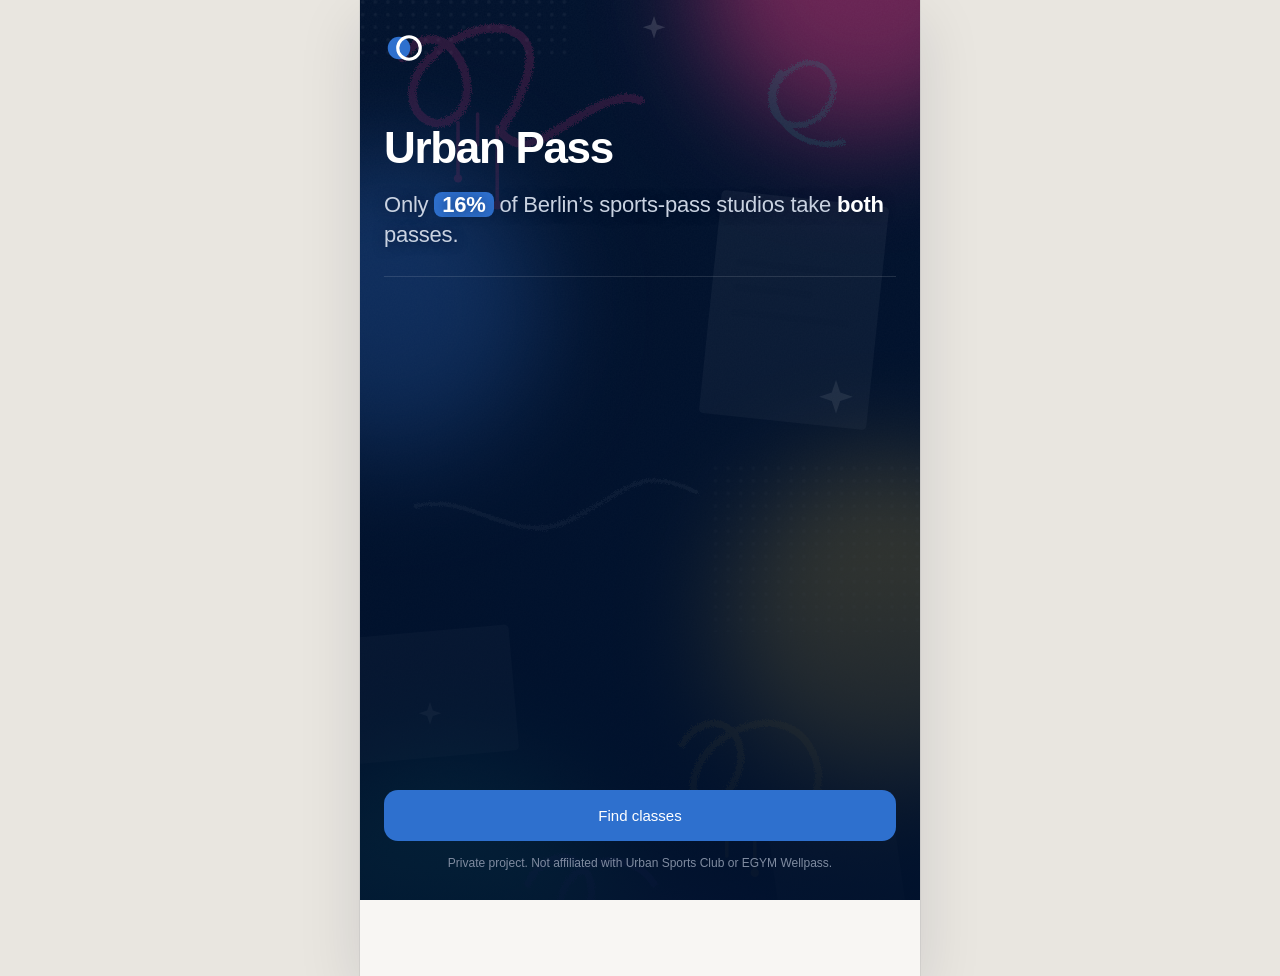
<file: dev/index.html>
<!doctype html>
<html lang="en">
<head>
<meta charset="utf-8">
<meta name="viewport" content="width=device-width, initial-scale=1, viewport-fit=cover">
<title>Urban Pass (local preview)</title>
<link rel="stylesheet" href="../wordpress/urban-pass/assets/app.css">
<script>window.URBAN_PASS = { data: "../wordpress/urban-pass/data/", v: String(Date.now()), refreshUrl: "https://github.com/phiosin/urban-pass/actions/workflows/refresh-data.yml" };</script>
</head>
<body class="up-fullscreen">
<div id="urban-pass-app"></div>
<script src="../wordpress/urban-pass/assets/app.js"></script>
</body>
</html>
</file>
<file: wordpress/urban-pass/assets/app.css>
/* Urban Pass: app-style UI. Palette inspired by Urban Sports Club's app (navy, "respect" blue, warm off-white). */
#urban-pass-app, .up-sheet-wrap {
  --up-navy: #00112c;
  --up-navy-2: #0c2148;
  --up-blue: #2e70ce;
  --up-blue-ink: #1f5bb0;
  --up-bg: #f8f6f3;
  --up-card: #ffffff;
  --up-ink: #191e24;
  --up-muted: #5c687c;
  --up-faint: #8d95a3;
  --up-line: #e7eaee;
  --up-chip: #eef0f3;
  --up-green: #0d7a53;
  --up-green-bg: #e2f3eb;
  --up-amber: #9a5800;
  --up-amber-bg: #fcefd9;
  --up-radius: 16px;
  --up-font: -apple-system, BlinkMacSystemFont, "SF Pro Text", "Helvetica Neue", Inter, "Segoe UI", Roboto, Arial, sans-serif;
  color-scheme: light;
}
#urban-pass-app *, .up-sheet-wrap * { box-sizing: border-box; }
#urban-pass-app {
  font: 15px/1.4 var(--up-font);
  color: var(--up-ink);
  background: var(--up-bg);
  -webkit-font-smoothing: antialiased;
  max-width: 560px;
  margin: 0 auto;
  min-height: 100vh;
  position: relative;
  padding-bottom: calc(76px + env(safe-area-inset-bottom));
}
body.up-fullscreen { margin: 0; background: #e9e6e0; }
.up-embedded { min-height: 0 !important; border-radius: var(--up-radius); overflow: hidden; }
#urban-pass-app button { font: inherit; color: inherit; cursor: pointer; }
#urban-pass-app a { color: inherit; }

/* Header */
.up-top { background: var(--up-navy); color: #fff; padding: calc(14px + env(safe-area-inset-top)) 16px 0; position: sticky; top: 0; z-index: 5; }
.up-brand { display: flex; align-items: center; gap: 10px; }
.up-mark { width: 30px; height: 30px; flex: none; }
.up-brand h1 { font-size: 20px; line-height: 1.1; margin: 0; letter-spacing: -0.02em; font-weight: 700; color: #fff; }
.up-brand p { margin: 2px 0 0; font-size: 12px; color: #aab4c5; }
.up-search { margin-top: 12px; position: relative; }
.up-search input {
  width: 100%; border: 0; border-radius: 12px; padding: 11px 14px 11px 38px; font: inherit; font-size: 15px;
  background: rgba(255,255,255,.12); color: #fff; outline: none;
}
.up-search input::placeholder { color: #aab4c5; }
.up-search input:focus { background: rgba(255,255,255,.2); }
.up-search svg { position: absolute; left: 12px; top: 50%; transform: translateY(-50%); width: 17px; height: 17px; opacity: .7; }
.up-days { display: flex; gap: 6px; overflow-x: auto; padding: 12px 0 14px; scrollbar-width: none; }
.up-days::-webkit-scrollbar { display: none; }
.up-day {
  flex: none; width: 52px; border: 0; border-radius: 14px; padding: 7px 0 8px; background: transparent; color: #cfd6e2 !important;
  display: flex; flex-direction: column; align-items: center; gap: 1px;
}
.up-day small { font-size: 11px; text-transform: uppercase; letter-spacing: .06em; }
.up-day b { font-size: 18px; font-weight: 600; }
.up-day[aria-pressed="true"] { background: var(--up-blue); color: #fff !important; }

/* Filter chips */
.up-chips { display: flex; gap: 8px; overflow-x: auto; padding: 12px 16px 4px; scrollbar-width: none; }
.up-chips::-webkit-scrollbar { display: none; }
.up-chip {
  flex: none; border: 1px solid var(--up-line); background: var(--up-card); border-radius: 999px; padding: 7px 13px;
  font-size: 13px !important; font-weight: 500; white-space: nowrap; display: inline-flex; align-items: center; gap: 6px;
}
.up-chip[aria-pressed="true"] { background: var(--up-navy); border-color: var(--up-navy); color: #fff !important; }
.up-chip .up-dot { width: 7px; height: 7px; border-radius: 50%; background: var(--up-blue); }
.up-meta { padding: 8px 16px 4px; font-size: 13px; color: var(--up-muted); }

/* List */
.up-hour { position: sticky; top: var(--up-top-h, 150px); z-index: 2; background: var(--up-bg); padding: 14px 16px 6px; font-size: 13px; font-weight: 600; color: var(--up-muted); }
.up-card {
  display: grid; grid-template-columns: 50px minmax(0, 1fr) 68px; gap: 12px; align-items: start;
  margin: 0 12px 8px; padding: 12px; background: var(--up-card); border-radius: var(--up-radius);
  box-shadow: 0 1px 2px rgba(0,17,44,.06); border: 0; width: calc(100% - 24px); text-align: left;
}
.up-card:active { transform: scale(.99); }
.up-time b { display: block; font-size: 15px; font-weight: 700; font-variant-numeric: tabular-nums; }
.up-time span { font-size: 12px; color: var(--up-faint); font-variant-numeric: tabular-nums; }
.up-title { font-weight: 600; font-size: 15px; line-height: 1.3; display: -webkit-box; -webkit-line-clamp: 2; -webkit-box-orient: vertical; overflow: hidden; }
.up-sub { font-size: 13px; color: var(--up-muted); margin-top: 2px; white-space: nowrap; overflow: hidden; text-overflow: ellipsis; }
.up-badges { display: flex; flex-wrap: wrap; gap: 5px; margin-top: 7px; }
.up-badge { font-size: 11.5px; font-weight: 600; padding: 3px 8px; border-radius: 999px; background: var(--up-chip); color: var(--up-muted); }
.up-badge.ok { background: var(--up-green-bg); color: var(--up-green); }
.up-badge.warn { background: var(--up-amber-bg); color: var(--up-amber); }
.up-badge.blue { background: #e6eefa; color: var(--up-blue-ink); }
.up-badge.plus1 { background: #eee8fa; color: #5638a4; }
.up-badge.discount { background: #fff0d8; color: #8a5100; }
.up-badge.external { background: #e0f2f4; color: #145965; }
.up-badge.court { background: #e6f2eb; color: #286144; }
.up-section-title { margin: 18px 16px 8px; font-size: 16px; }
.up-place-card { min-height: 80px; }
.up-planlist { display: flex; flex-wrap: wrap; gap: 8px; margin: 18px 0; }
.up-planlist .up-chip { cursor: pointer; }
.up-discount-text { color: #754600; font-weight: 600; }
.up-place-activities { color: var(--up-muted); font-size: 14px; }
.up-place-badges { margin: 8px 0 10px; }
.up-btn.external-link { background: #145965; margin: 4px 0; }
.up-thumb { width: 68px; height: 68px; border-radius: 12px; background: linear-gradient(135deg, #c9d6ea, #e7eaee); object-fit: cover; display: block; }
.up-empty { text-align: center; color: var(--up-muted); padding: 56px 24px; }
.up-empty b { display: block; color: var(--up-ink); font-size: 16px; margin-bottom: 4px; }
.up-loading { padding: 80px 0; text-align: center; color: var(--up-muted); }

/* Studios tab */
.up-studio { grid-template-columns: minmax(0, 1fr) auto; }
.up-count { font-size: 13px; font-weight: 600; color: var(--up-blue-ink); white-space: nowrap; padding-top: 2px; }

/* Info tab */
.up-info { padding: 20px 20px 8px; }
.up-info h2 { font-size: 20px; margin: 4px 0 10px; letter-spacing: -0.01em; }
.up-info h3 { font-size: 15px; margin: 20px 0 6px; }
.up-info p, .up-info li { color: #3b4452; font-size: 14.5px; }
.up-info ul { padding-left: 18px; }
.up-note { background: var(--up-card); border-radius: var(--up-radius); padding: 14px 16px; font-size: 13px; color: var(--up-muted); margin-top: 18px; }

/* Tab bar */
.up-tabs {
  position: fixed; left: 50%; transform: translateX(-50%); bottom: 0; width: 100%; max-width: 560px; z-index: 6;
  display: grid; grid-template-columns: repeat(4, 1fr); background: rgba(255,255,255,.96); backdrop-filter: blur(10px);
  border-top: 1px solid var(--up-line); padding: 6px 0 calc(8px + env(safe-area-inset-bottom));
}
.up-embedded .up-tabs { position: sticky; left: auto; transform: none; }
.up-tab { border: 0; background: none; display: flex; flex-direction: column; align-items: center; gap: 3px; font-size: 11px !important; font-weight: 600; color: var(--up-faint) !important; padding: 4px 0; }
.up-tab svg { width: 23px; height: 23px; }
.up-tab[aria-selected="true"] { color: var(--up-navy) !important; }
.up-tab[aria-selected="true"] svg { color: var(--up-blue); }

/* Bottom sheet */
.up-sheet-wrap { position: fixed; inset: 0; z-index: 99999; display: flex; align-items: flex-end; justify-content: center; font: 15px/1.4 var(--up-font); color: var(--up-ink); }
.up-scrim { position: absolute; inset: 0; background: rgba(0,17,44,.45); animation: up-fade .18s ease-out; }
.up-sheet {
  position: relative; width: 100%; max-width: 560px; max-height: 88vh; overflow-y: auto; background: var(--up-bg);
  border-radius: 22px 22px 0 0; padding-bottom: calc(20px + env(safe-area-inset-bottom)); animation: up-rise .22s cubic-bezier(.2,.8,.2,1);
}
.up-grab { width: 38px; height: 5px; border-radius: 3px; background: #cfd4dc; margin: 8px auto 0; }
.up-close { position: absolute; top: 12px; right: 12px; width: 34px; height: 34px; border-radius: 50%; border: 0; background: rgba(255,255,255,.9); font-size: 20px; line-height: 1; cursor: pointer; color: var(--up-ink); z-index: 1; }
.up-hero { width: 100%; height: 170px; object-fit: cover; display: block; margin-top: 8px; }
.up-sheet-body { padding: 16px 18px 4px; }
.up-sheet h2 { font-size: 21px; line-height: 1.25; margin: 0 0 4px; letter-spacing: -0.01em; }
.up-sheet .up-sub { white-space: normal; font-size: 14px; }
.up-box { background: var(--up-card); border-radius: var(--up-radius); padding: 14px 16px; margin-top: 12px; }
.up-box h3 { margin: 0 0 6px; font-size: 13px; text-transform: uppercase; letter-spacing: .06em; color: var(--up-muted); }
.up-box p { margin: 4px 0; font-size: 14px; }
.up-btn {
  display: block; text-align: center; text-decoration: none; margin-top: 10px; padding: 12px 16px; border-radius: 12px;
  background: var(--up-blue); color: #fff !important; font-weight: 600; font-size: 15px; border: 0; width: 100%;
}
.up-btn.ghost { background: var(--up-chip); color: var(--up-ink) !important; }
.up-row { display: flex; gap: 8px; }
.up-row .up-btn { flex: 1; }
.up-terms { white-space: pre-line; font-size: 13px; color: var(--up-muted); margin-top: 8px; }
.up-field { display: block; margin-top: 14px; }
.up-field span { display: block; font-size: 13px; font-weight: 600; color: var(--up-muted); margin-bottom: 6px; }
.up-field select { width: 100%; padding: 11px 12px; border-radius: 12px; border: 1px solid var(--up-line); background: var(--up-card); font: inherit; color: var(--up-ink); }
.up-seg { display: flex; flex-wrap: wrap; gap: 6px; }
.up-seg .up-chip { cursor: pointer; }

@keyframes up-rise { from { transform: translateY(40px); opacity: .4; } to { transform: none; opacity: 1; } }
@keyframes up-fade { from { opacity: 0; } to { opacity: 1; } }
@media (prefers-reduced-motion: reduce) { .up-sheet, .up-scrim { animation: none; } }
@media (min-width: 600px) {
  body.up-fullscreen #urban-pass-app { box-shadow: 0 0 0 1px rgba(0,17,44,.06), 0 20px 60px rgba(0,17,44,.12); }
}
.up-stale { margin: 8px 16px 0; padding: 10px 12px; border-radius: 12px; background: var(--up-amber-bg); color: var(--up-amber); font-size: 13px; }
.up-stale a { color: var(--up-amber) !important; font-weight: 700; }

/* Nearest stations (Berlin signage: U = blue square, S = green circle) */
.up-st { display: inline-flex; gap: 2px; margin-right: 5px; vertical-align: -3px; }
.up-st i, .up-stmark i {
  font-style: normal; font: 700 10.5px/16px var(--up-font); color: #fff; width: 16px; height: 16px; text-align: center; display: inline-block;
}
.up-st-u { background: #115d91; border-radius: 3px; }
.up-st-s { background: #008d4f; border-radius: 50%; }
.up-nearrow { font-size: 12.5px; color: var(--up-muted); margin-top: 3px; white-space: nowrap; overflow: hidden; text-overflow: ellipsis; }
.up-near { display: inline-block; margin-right: 10px; }
.up-nearlist { display: flex; flex-wrap: wrap; gap: 4px 0; font-size: 13.5px; color: var(--up-ink); margin: 8px 0 2px; }

/* Map */
#urban-pass-app.up-on-map { padding-bottom: 0; min-height: 0; }
.up-mapview { position: relative; height: calc(100vh - var(--up-top-h, 190px) - 64px - env(safe-area-inset-bottom)); height: calc(100dvh - var(--up-top-h, 190px) - 64px - env(safe-area-inset-bottom)); }
.up-mapview[hidden] { display: none; }
.up-map { position: absolute; inset: 0; background: #e8e4dc; z-index: 1; }
.up-mapchips { position: absolute; top: 0; left: 0; right: 0; z-index: 500; padding: 10px 12px; background: linear-gradient(var(--up-bg), rgba(248,246,243,0)); }
.up-mapchips .up-chip { box-shadow: 0 2px 6px rgba(0,17,44,.12); }
.up-mapcount {
  position: absolute; left: 50%; transform: translateX(-50%); bottom: 14px; z-index: 500; max-width: calc(100% - 96px);
  background: var(--up-navy); color: #fff; font-size: 12.5px; font-weight: 600; padding: 7px 13px; border-radius: 999px;
  white-space: nowrap; overflow: hidden; text-overflow: ellipsis; box-shadow: 0 4px 14px rgba(0,17,44,.25);
}
.up-mapcount:empty { display: none; }
.up-locate {
  position: absolute; right: 12px; bottom: 12px; z-index: 500; width: 44px; height: 44px; border-radius: 50%; border: 0;
  background: #fff; color: var(--up-blue) !important; box-shadow: 0 3px 12px rgba(0,17,44,.2); display: grid; place-items: center;
}
.up-locate svg { width: 22px; height: 22px; }
.up-locate.busy svg { animation: up-spin 1s linear infinite; }
@keyframes up-spin { to { transform: rotate(360deg); } }
.up-pin { background: none; border: 0; }
.up-pin > small { position: absolute; top: -1px; right: -6px; z-index: 2; min-width: 17px; height: 17px; padding: 0 3px; border: 1.5px solid #fff; border-radius: 9px; display: grid; place-items: center; background: var(--up-blue); color: #fff; font: 700 9px/1 var(--up-font); box-shadow: 0 1px 3px rgba(0,17,44,.3); }
.up-pin > .up-pin-external { top: 16px; right: -7px; background: #145965; }
.up-pin.up-pin-court span { background: var(--up-blue); }
.up-court-glyph { display: block; width: 16px; height: 18px; }
.up-court-glyph svg { width: 100%; height: 100%; fill: none; stroke: #fff; stroke-width: 1.8; stroke-linecap: round; stroke-linejoin: round; }
.up-pin span {
  display: grid; place-items: center; width: 34px; height: 34px; border-radius: 50% 50% 50% 4px; transform: rotate(-45deg);
  background: var(--up-navy); border: 2.5px solid #fff; box-shadow: 0 3px 8px rgba(0,17,44,.35);
  color: #fff; font: 700 13px/1 var(--up-font);
}
.up-pin b { transform: rotate(45deg); font-weight: 700; }
.up-cluster { background: none; border: 0; }
.up-cluster span {
  display: grid; place-items: center; width: 100%; height: 100%; border-radius: 50%; background: var(--up-blue); color: #fff;
  font: 700 14px/1 var(--up-font); border: 3px solid rgba(255,255,255,.9); box-shadow: 0 0 0 6px rgba(46,112,206,.25), 0 3px 8px rgba(0,17,44,.3);
}
.up-stmark { background: none; border: 0; }
.up-stmark i { box-shadow: 0 0 0 1.5px #fff; }
.leaflet-container { font-family: var(--up-font); }
.leaflet-tooltip { font-weight: 600; font-size: 12px; border-radius: 8px; padding: 3px 7px; }
.leaflet-control-attribution { font-size: 10px; }
.up-tiles { filter: saturate(.75) contrast(.95); }

/* Studio name under each pin (shown from zoom 14) */
.up-pin em {
  display: none; position: absolute; top: 44px; left: 50%; transform: translateX(-50%); max-width: 140px;
  font: 600 11.5px/1.25 var(--up-font); font-style: normal; color: var(--up-ink); background: rgba(255,255,255,.95);
  padding: 2px 6px; border-radius: 6px; box-shadow: 0 1px 4px rgba(0,17,44,.2);
  white-space: nowrap; overflow: hidden; text-overflow: ellipsis; pointer-events: none;
}
.up-labels .up-pin em { display: block; }
.up-pin-drop span { background: #fff; border-color: var(--up-navy); }
.up-pin-drop span b::before { content: ""; display: block; width: 10px; height: 10px; border-radius: 50%; background: var(--up-navy); }

/* Activity picker */
.up-actsearch { width: 100%; margin: 14px 0 6px; padding: 11px 12px; border-radius: 12px; border: 1px solid var(--up-line); background: var(--up-card); font: inherit; color: var(--up-ink); }
.up-actlist { display: flex; flex-direction: column; gap: 6px; margin-top: 6px; }
.up-act {
  display: flex; align-items: center; justify-content: space-between; gap: 10px; width: 100%; text-align: left;
  background: var(--up-card); border: 1.5px solid transparent; border-radius: 12px; padding: 10px 14px; cursor: pointer;
  font: inherit; color: var(--up-ink);
}
.up-act span { font-weight: 600; }
.up-act small { display: block; font-weight: 400; font-size: 12.5px; color: var(--up-muted); margin-top: 1px; }
.up-act i { font-style: normal; font-weight: 700; color: var(--up-blue); width: 24px; height: 24px; border-radius: 50%; display: grid; place-items: center; border: 1.5px solid var(--up-line); flex: none; }
.up-act[aria-pressed="true"] { border-color: var(--up-blue); }
.up-act[aria-pressed="true"] i { background: var(--up-blue); border-color: var(--up-blue); color: #fff; }
.up-actbar { position: sticky; bottom: 0; background: var(--up-bg); padding-top: 10px; margin-top: 8px; }
.up-toast { position: fixed; left: 50%; bottom: calc(90px + env(safe-area-inset-bottom)); transform: translateX(-50%); z-index: 100000;
  background: #00112c; color: #fff; font: 600 13.5px/1.35 -apple-system, "Segoe UI", Roboto, sans-serif; padding: 10px 14px; border-radius: 12px;
  box-shadow: 0 6px 20px rgba(0,17,44,.3); max-width: calc(100% - 32px); text-align: center; }

/* Landing */
.up-landing { min-height: 100vh; min-height: 100dvh; background: var(--up-navy); color: #fff; padding: calc(28px + env(safe-area-inset-top)) 24px calc(28px + env(safe-area-inset-bottom)); display: flex; flex-direction: column; }
.up-landing-top { display: flex; align-items: center; gap: 10px; font-weight: 700; font-size: 18px; }
.up-landing h1 { font-size: 34px; line-height: 1.1; letter-spacing: -0.03em; margin: 48px 0 22px; color: #fff; }
.up-lead { color: #c9d2e1; font-size: 16.5px; line-height: 1.5; margin: 0 0 26px; }
.up-lead b { color: #fff; }
.up-points { list-style: none; padding: 0; margin: 0 0 32px; display: flex; flex-direction: column; gap: 14px; }
.up-points li { display: flex; gap: 12px; align-items: flex-start; font-size: 15px; color: #c9d2e1; }
.up-points li b { color: #fff; }
.up-points i { flex: none; width: 34px; height: 34px; border-radius: 10px; background: rgba(255,255,255,.1); display: grid; place-items: center; font-style: normal; font-weight: 700; color: #fff; }
.up-go { margin-top: auto; font-size: 17px; padding: 15px; border-radius: 14px; }
.up-fine { color: #7f8ba0; font-size: 12px; text-align: center; margin: 14px 0 0; }

/* Setup */
.up-setup { min-height: 100vh; min-height: 100dvh; background: var(--up-bg); padding-bottom: calc(96px + env(safe-area-inset-bottom)); }
.up-setup-top { background: var(--up-navy); color: #fff; padding: calc(18px + env(safe-area-inset-top)) 18px 20px; display: flex; gap: 12px; align-items: center; }
.up-setup-top h1 { font-size: 21px; margin: 0; color: #fff; letter-spacing: -0.01em; }
.up-setup-top p { margin: 2px 0 0; font-size: 13px; color: #aab4c5; }
.up-step { padding: 18px 16px 4px; }
.up-step h2 { font-size: 15px; margin: 0 0 10px; display: flex; align-items: center; gap: 8px; }
.up-step h2 b { width: 22px; height: 22px; border-radius: 50%; background: var(--up-blue); color: #fff; font-size: 12px; display: grid; place-items: center; }
.up-step .up-actsearch { margin: 0 0 10px; }
.up-step .up-seg { gap: 8px; }
.up-step .up-chip { padding: 9px 14px; font-size: 14px !important; }
.up-hint { background: #e6eefa; color: var(--up-blue-ink); border-radius: 12px; padding: 10px 12px; font-size: 13.5px; margin: 12px 0 0; }
.up-muted { opacity: .4; pointer-events: none; }
.up-switch { display: flex; gap: 12px; align-items: flex-start; background: var(--up-card); border-radius: var(--up-radius); padding: 14px; cursor: pointer; }
.up-switch input { position: absolute; opacity: 0; width: 0; height: 0; }
.up-switch > span { flex: none; width: 46px; height: 28px; border-radius: 999px; background: #cfd4dc; position: relative; transition: background .15s; margin-top: 2px; }
.up-switch > span::after { content: ""; position: absolute; top: 3px; left: 3px; width: 22px; height: 22px; border-radius: 50%; background: #fff; box-shadow: 0 1px 3px rgba(0,0,0,.25); transition: transform .15s; }
.up-switch input:checked + span { background: #7a3fc8; }
.up-switch input:checked + span::after { transform: translateX(18px); }
.up-switch b { display: block; font-size: 15px; }
.up-switch small { display: block; color: var(--up-muted); font-size: 13px; margin-top: 2px; }
.up-setup-bar { position: fixed; left: 50%; transform: translateX(-50%); bottom: 0; width: 100%; max-width: 560px; padding: 12px 16px calc(12px + env(safe-area-inset-bottom)); background: linear-gradient(rgba(248,246,243,0), var(--up-bg) 30%); z-index: 5; }
.up-setup-bar .up-btn { font-size: 16.5px; padding: 15px; border-radius: 14px; box-shadow: 0 6px 18px rgba(46,112,206,.35); }

/* Header "change search" + info button */
.up-setup-btn { margin-left: auto; border: 1px solid rgba(255,255,255,.25); background: rgba(255,255,255,.08); color: #fff !important; border-radius: 999px; padding: 6px 12px; font-size: 12.5px !important; font-weight: 600; white-space: nowrap; }
.up-info-btn { display: inline-flex; align-items: center; gap: 6px; margin: 10px 0 2px; border: 0; background: #e6eefa; color: var(--up-blue-ink); font: 600 13.5px/1 var(--up-font); padding: 9px 13px; border-radius: 999px; cursor: pointer; }
.up-infobox p { font-size: 14px; }

/* Compact header: back to settings + summary of the search */
.up-bar { display: flex; align-items: center; gap: 10px; }
.up-back { flex: none; width: 38px; height: 38px; border-radius: 50%; border: 0; background: rgba(255,255,255,.12); color: #fff !important; font-size: 26px !important; line-height: 1; display: grid; place-items: center; padding-bottom: 3px; }
.up-summary { flex: 1; min-width: 0; text-align: left; background: none; border: 0; color: #fff !important; padding: 0; }
.up-summary b { display: block; font-size: 17px; letter-spacing: -0.01em; }
.up-summary span { display: block; font-size: 13px; color: #aab4c5; white-space: nowrap; overflow: hidden; text-overflow: ellipsis; }
.up-top { padding-bottom: 12px; }
.up-on-map .up-top { padding-bottom: 12px; }
body.up-noscroll { overflow: hidden; overscroll-behavior: none; }
.up-on-map .up-mapview { height: calc(100vh - var(--up-top-h, 70px) - 64px - env(safe-area-inset-bottom)); height: calc(100dvh - var(--up-top-h, 70px) - 64px - env(safe-area-inset-bottom)); }
.up-mapchips[hidden] { display: none; }
.up-step h2 small { font-weight: 500; color: var(--up-muted); font-size: 12.5px; margin-left: 4px; }
.up-timepick { margin-top: 12px; }
.up-timepick input { font: 600 22px/1 var(--up-font); padding: 10px 14px; border-radius: 12px; border: 1px solid var(--up-line); background: var(--up-card); color: var(--up-ink); min-width: 140px; }

/* Landing statistics */
.up-stats { background: rgba(255,255,255,.06); border: 1px solid rgba(255,255,255,.1); border-radius: 18px; padding: 16px; margin: 0 0 24px; }
.up-stat-big { display: flex; align-items: center; gap: 14px; }
.up-stat-big b { font-size: 44px; line-height: 1; letter-spacing: -0.03em; color: #fff; }
.up-stat-big span { font-size: 14.5px; color: #c9d2e1; line-height: 1.35; }
.up-stat-line { font-size: 13.5px; color: #aab4c5; margin: 12px 0 0; line-height: 1.45; }
.up-stat-line b { color: #fff; }
.up-bars { display: flex; flex-direction: column; gap: 8px; margin-top: 14px; }
.up-bar-row { display: grid; grid-template-columns: 88px 1fr 44px; gap: 10px; align-items: center; font-size: 13px; color: #c9d2e1; }
.up-bar-row small { display: block; font-size: 11px; color: #7f8ba0; }
.up-bar-row b { text-align: right; color: #fff; font-variant-numeric: tabular-nums; }
.up-bar-track { height: 8px; border-radius: 4px; background: rgba(255,255,255,.1); overflow: hidden; }
.up-bar-track i { display: block; height: 100%; border-radius: 4px; background: var(--up-blue, #2e70ce); }

/* "Filtered out" pop-up between setup and map */
.up-funnel { position: fixed; inset: 0; z-index: 100001; display: grid; place-items: center; padding: 24px; background: rgba(0,17,44,0); transition: background .35s; font-family: -apple-system, BlinkMacSystemFont, "Segoe UI", Roboto, sans-serif; }
.up-funnel.show { background: rgba(0,17,44,.55); }
.up-funnel-card { width: 100%; max-width: 340px; background: #00112c; color: #fff; border-radius: 22px; padding: 22px 22px 20px; text-align: center;
  box-shadow: 0 20px 60px rgba(0,0,0,.4); transform: translateY(16px) scale(.96); opacity: 0; transition: transform .35s cubic-bezier(.2,.8,.2,1), opacity .35s; }
.up-funnel.show .up-funnel-card { transform: none; opacity: 1; }
.up-funnel.bye { background: rgba(0,17,44,0); }
.up-funnel.bye .up-funnel-card { transform: translateY(-10px) scale(.97); opacity: 0; }
.up-funnel-day { margin: 0 0 6px; font-size: 12.5px; color: #aab4c5; text-transform: uppercase; letter-spacing: .06em; }
.up-funnel-num b { display: block; font-size: 52px; line-height: 1.05; letter-spacing: -0.03em; font-variant-numeric: tabular-nums; }
.up-funnel-num span { font-size: 14px; color: #c9d2e1; }
.up-funnel-sub { margin: 6px 0 14px; font-size: 12.5px; color: #7f8ba0; }
.up-funnel-track { height: 10px; border-radius: 5px; background: rgba(255,255,255,.1); overflow: hidden; }
.up-funnel-track i { display: block; height: 100%; width: 100%; background: linear-gradient(90deg, #2e70ce, #5f97e6); border-radius: 5px; }
.up-funnel-out { margin: 14px 0 2px; font-size: 15px; color: #c9d2e1; }
.up-funnel-out b { color: #fff; font-size: 20px; }
.up-funnel-left { margin: 4px 0 0; font-size: 14px; color: #fff; font-weight: 600; opacity: 0; transition: opacity .3s; }
.up-funnel.done .up-funnel-left { opacity: 1; }

/* Landing v3 */
.up-landing-top .up-mark { width: 40px; height: 40px; }
.up-landing h1 { font-size: 44px; margin: 56px 0 18px; }
.up-claim { font-size: 22px; line-height: 1.35; color: #c9d2e1; margin: 0 0 26px; letter-spacing: -0.01em; }
.up-claim b { color: #fff; }
.up-claim em { font-style: normal; font-weight: 800; color: #fff; background: var(--up-blue, #2e70ce); padding: 0 8px; border-radius: 8px; }
.up-facts { border-top: 1px solid rgba(255,255,255,.12); padding-top: 16px; display: flex; flex-direction: column; gap: 10px; }
.up-facts p { margin: 0; font-size: 14.5px; color: #aab4c5; line-height: 1.4; }
.up-facts b { color: #fff; font-variant-numeric: tabular-nums; }

/* Landing background: abstract Kreuzberg street-art vibe (no landmarks), darkened for readable text */
.up-landing {
  background:
    linear-gradient(180deg, rgba(0,17,44,.25) 0%, rgba(0,17,44,.55) 45%, rgba(0,17,44,.9) 100%),
    url("landing-bg.svg") center / cover no-repeat,
    #00112c;
}
.up-claim { text-shadow: 0 1px 12px rgba(0,17,44,.6); }
.up-noresults { margin: 14px 16px 0; padding: 12px 14px; border-radius: 12px; background: var(--up-amber-bg, #fcefd9); color: var(--up-amber, #9a5800); font-size: 14px; line-height: 1.4; }
.up-noresults b { color: inherit; }
.up-errorbar { position: fixed; left: 12px; right: 12px; top: calc(12px + env(safe-area-inset-top)); z-index: 100002; background: #b42318; color: #fff; font: 600 13.5px/1.35 -apple-system, "Segoe UI", Roboto, sans-serif; padding: 10px 12px; border-radius: 12px; box-shadow: 0 6px 20px rgba(0,0,0,.3); }
</file>
